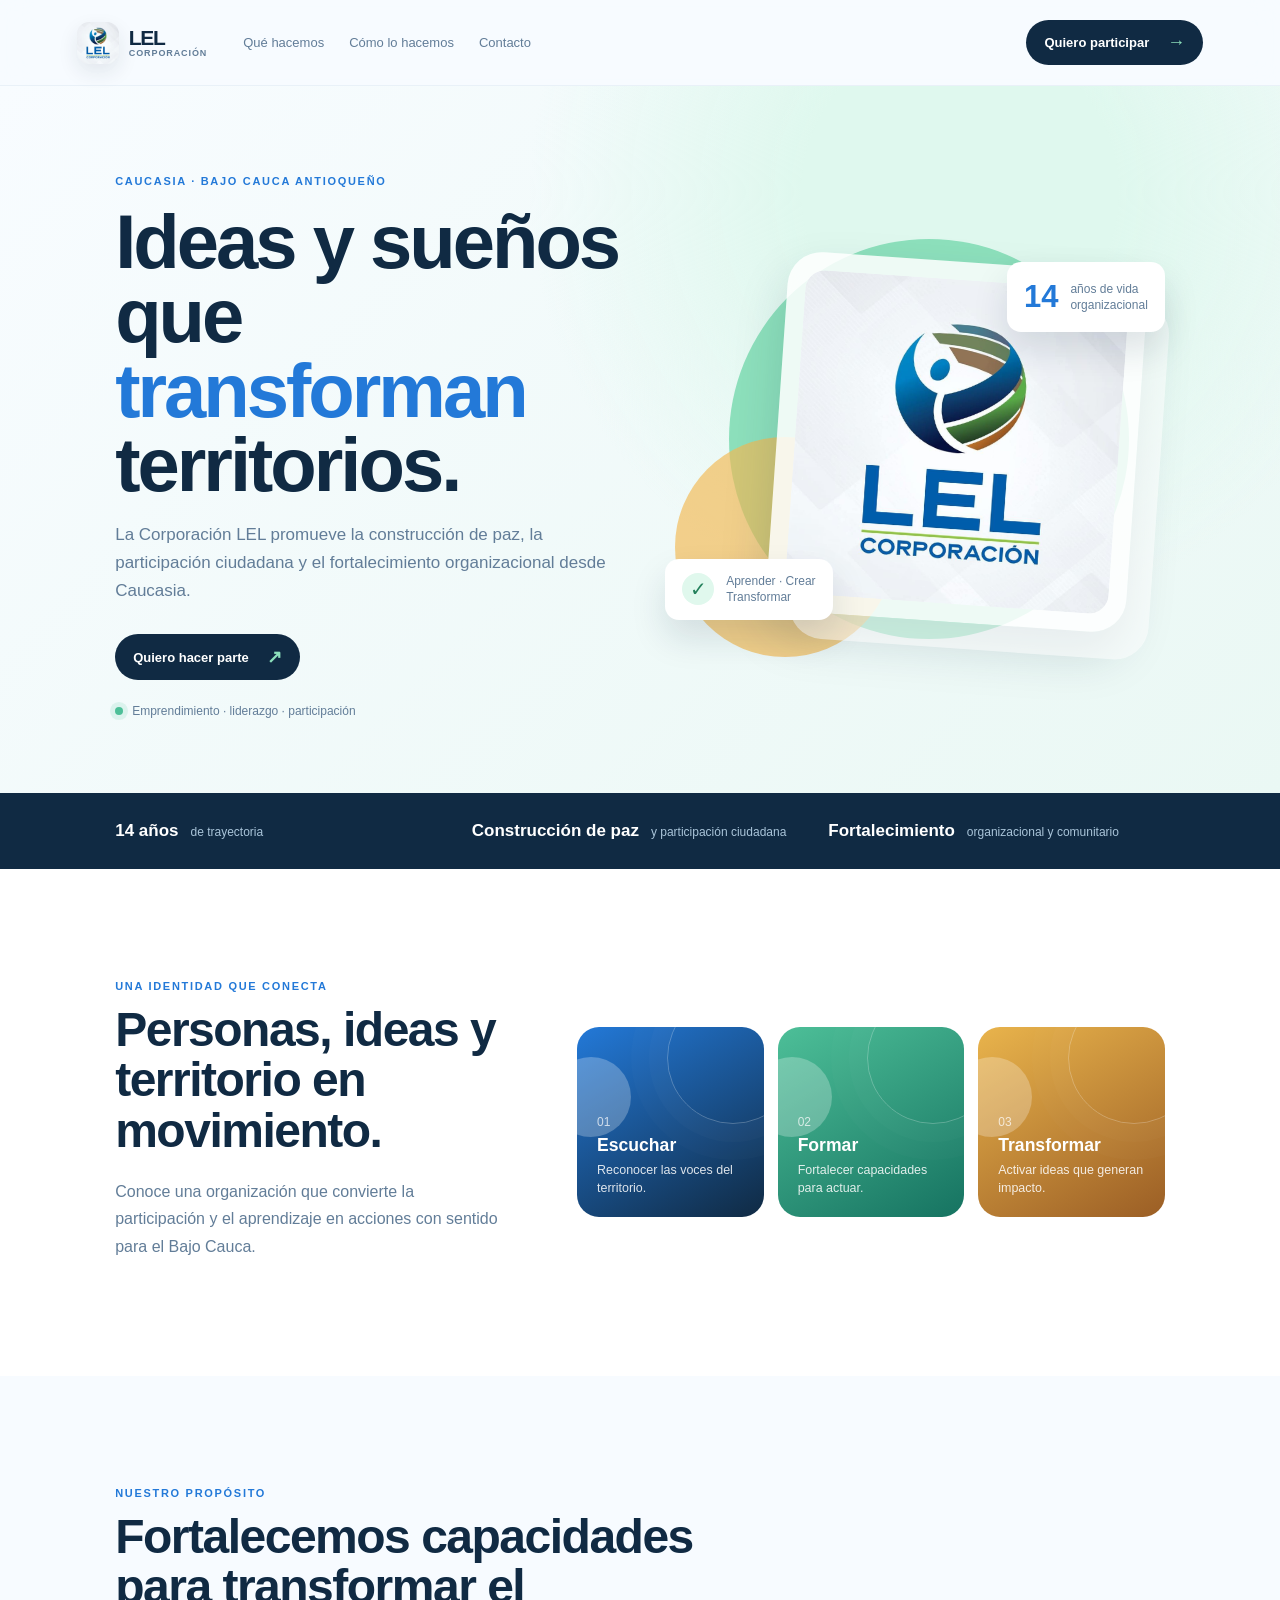
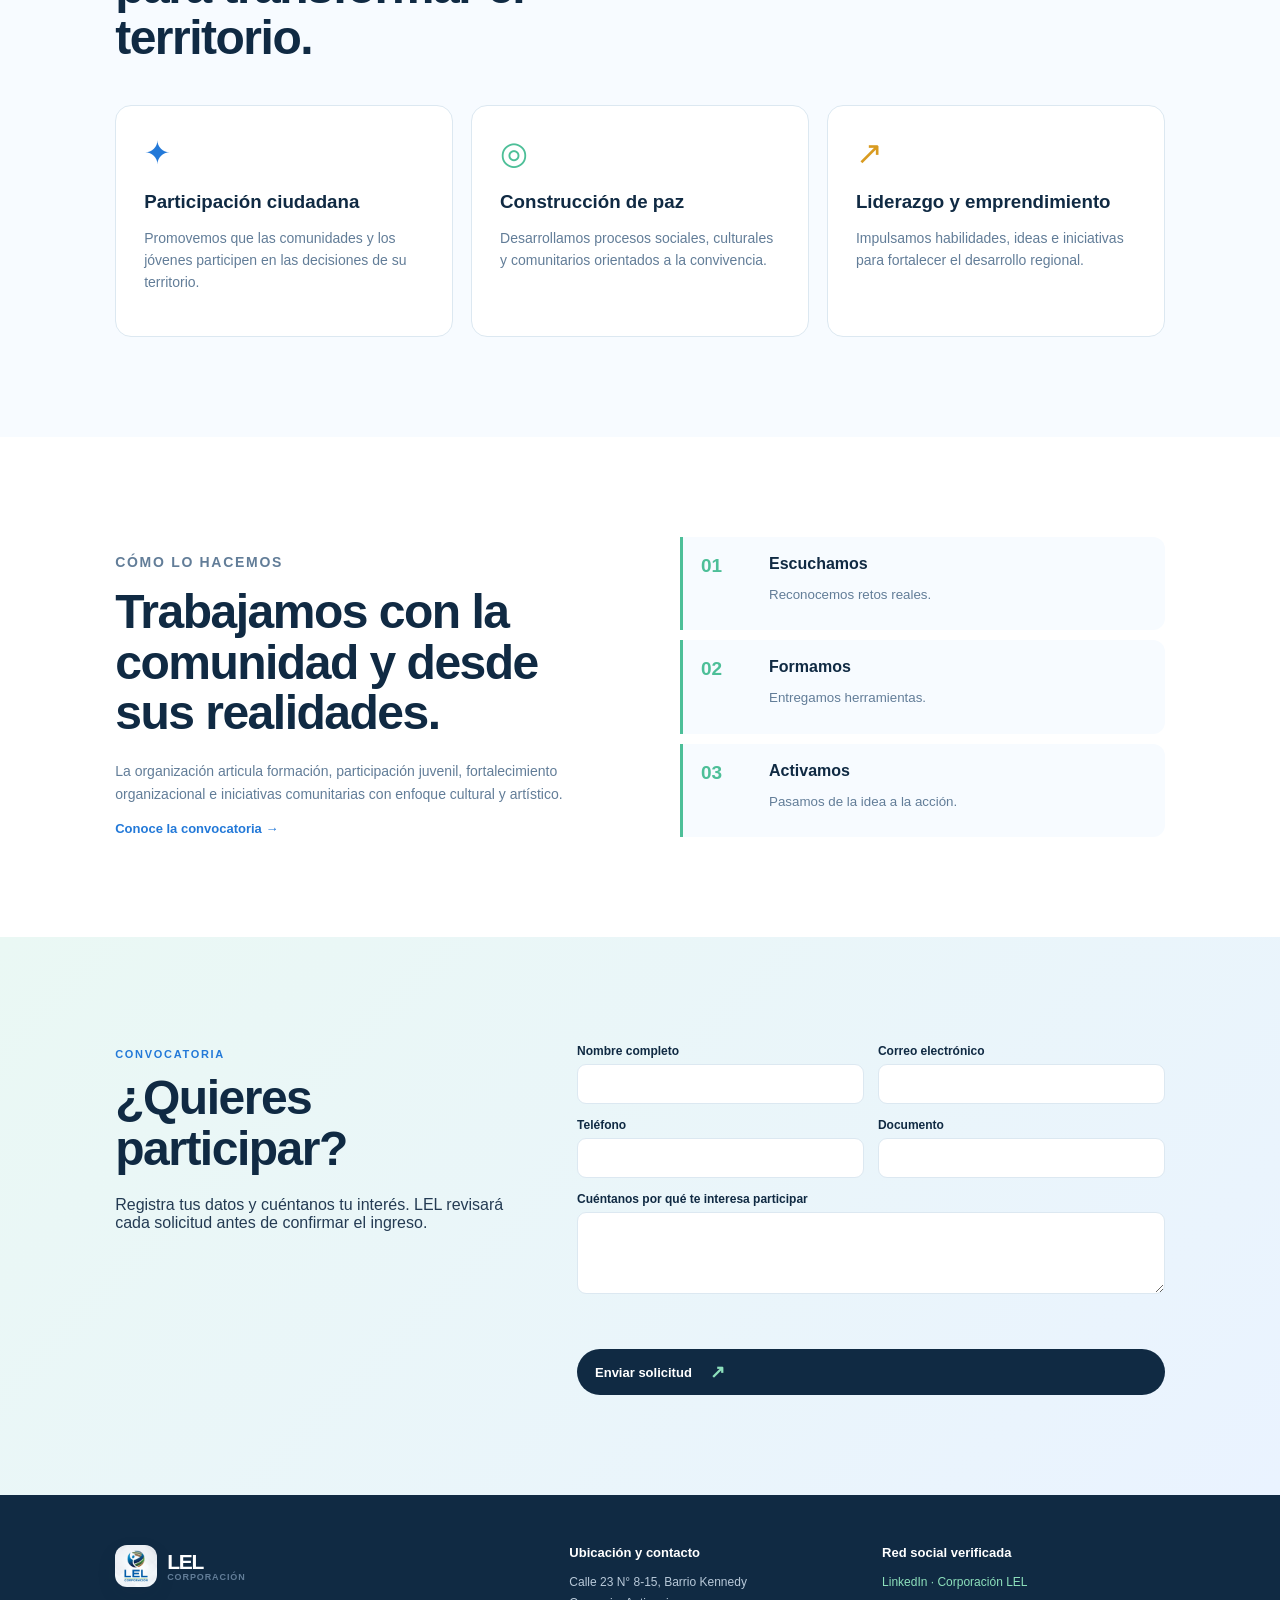
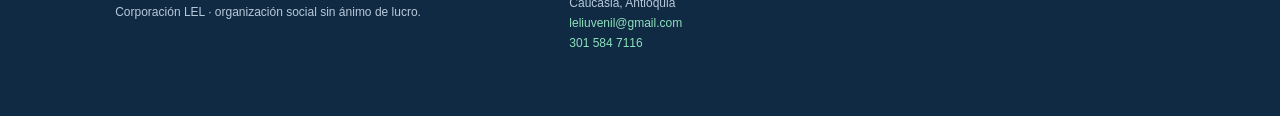
<file: index.html>
<!doctype html>
<html lang="es">
  <head>
    <meta charset="utf-8" />
    <meta name="viewport" content="width=device-width, initial-scale=1" />
    <meta name="color-scheme" content="light dark" />
    <meta name="keywords" content="Corporación LEL, Caucasia, Bajo Cauca, Antioquia, Colombia, participación ciudadana, construcción de paz, liderazgo, emprendimiento" />
    <meta name="author" content="Corporación LEL" />
    <meta name="copyright" content="Corporación LEL" />
    <meta name="language" content="es" />
    <meta name="distribution" content="global" />
    <meta name="revisit-after" content="7 days" />
    <meta name="generator" content="HTML5" />
    <link rel="canonical" href="https://corporacionlel.org/" />
    <link rel="icon" href="assets/logo-lel.jpg" type="image/jpeg" />
    <link rel="stylesheet" href="style.css" />
    <meta
      name="description"
      content="Corporación LEL, organización social sin ánimo de lucro en Caucasia."
    />
    <meta name="robots" content="index,follow" />
    <meta name="theme-color" content="#102a43" />
    <meta property="og:type" content="website" />
    <meta property="og:image" content="assets/logo-lel.jpg" />
    <meta
      property="og:title"
      content="Corporación LEL · Ideas que transforman territorios"
    />
    <meta
      property="og:description"
      content="Construcción de paz, participación ciudadana, liderazgo y emprendimiento desde Caucasia."
    />
    <title>Corporación LEL · Ideas que transforman territorios</title>
    <script type="application/ld+json">
      {
        "@context": "https://schema.org",
        "@type": "Organization",
        "name": "Corporación LEL",
        "alternateName": "Laboratorio de Emprendimiento y Liderazgo",
        "description": "Organización social sin ánimo de lucro que promueve la construcción de paz, la participación ciudadana y el fortalecimiento organizacional.",
        "address": {
          "@type": "PostalAddress",
          "streetAddress": "Calle 23 N° 8-15, Barrio Kennedy",
          "addressLocality": "Caucasia",
          "addressRegion": "Antioquia",
          "addressCountry": "CO"
        },
        "email": "leliuvenil@gmail.com",
        "telephone": "+57 301 584 7116",
        "sameAs": ["https://co.linkedin.com/company/corporaci%C3%B3n-lel"]
      }
    </script>
    <link rel="stylesheet" href="style.css" />
  </head>
  <body>
    <header class="header">
      <a class="brand" href="#inicio" aria-label="Corporación LEL, inicio">
        <img src="assets/logo-lel.jpg" alt="Logotipo de la Corporación LEL" />
        <span><strong>LEL</strong><small>Corporación</small></span>
      </a>
      <nav id="main-nav">
        <a href="#que-hacemos">Qué hacemos</a
        ><a href="#como-lo-hacemos">Cómo lo hacemos</a
        ><a href="#contacto">Contacto</a>
      </nav>
      <a class="header-cta" href="#inscripcion"
        >Quiero participar <span>→</span></a
      ><button class="menu" type="button" aria-controls="main-nav" aria-expanded="false">☰<span class="sr-only">Abrir menú</span></button>
    </header>
    <main>
      <section class="hero" id="inicio">
        <div class="hero-copy">
          <p class="eyebrow">Caucasia · Bajo Cauca antioqueño</p>
          <h1>Ideas y sueños que <em>transforman</em> territorios.</h1>
          <p class="lead">
            La Corporación LEL promueve la construcción de paz, la participación
            ciudadana y el fortalecimiento organizacional desde Caucasia.
          </p>
          <a class="primary" href="#inscripcion"
            >Quiero hacer parte <span>↗</span></a
          >
          <div class="hero-note">
            <span class="dot"></span
            ><span>Emprendimiento · liderazgo · participación</span>
          </div>
        </div>
        <div class="hero-art" aria-label="Identidad visual de la Corporación LEL">
          <div class="orb orb-one"></div>
          <div class="orb orb-two"></div>
          <div class="floating-card card-top">
            <b>14</b><span>años de vida<br />organizacional</span>
          </div>
          <div class="floating-card card-bottom">
            <span class="check">✓</span
            ><span>Aprender · Crear<br />Transformar</span>
          </div>
          <div class="logo-frame">
            <img src="assets/logo-lel.jpg" alt="Logo oficial de la Corporación LEL" />
          </div>
        </div>
      </section>
      <section class="impact-strip">
        <div><b>14 años</b><span>de trayectoria</span></div>
        <div>
          <b>Construcción de paz</b><span>y participación ciudadana</span>
        </div>
        <div>
          <b>Fortalecimiento</b><span>organizacional y comunitario</span>
        </div>
      </section>
      <section class="visual-intro section" aria-labelledby="visual-title">
        <div class="visual-copy">
          <p class="eyebrow">Una identidad que conecta</p>
          <h2 id="visual-title">Personas, ideas y territorio en movimiento.</h2>
          <p>Conoce una organización que convierte la participación y el aprendizaje en acciones con sentido para el Bajo Cauca.</p>
        </div>
        <div class="visual-grid" aria-label="Pilares visuales de LEL">
          <article class="visual-card visual-blue"><span>01</span><strong>Escuchar</strong><small>Reconocer las voces del territorio.</small></article>
          <article class="visual-card visual-green"><span>02</span><strong>Formar</strong><small>Fortalecer capacidades para actuar.</small></article>
          <article class="visual-card visual-gold"><span>03</span><strong>Transformar</strong><small>Activar ideas que generan impacto.</small></article>
        </div>
      </section>
      <section class="section" id="que-hacemos">
        <div class="section-heading">
          <p class="eyebrow">Nuestro propósito</p>
          <h2>Fortalecemos capacidades para transformar el territorio.</h2>
        </div>
        <div class="cards">
          <article>
            <div class="icon">✦</div>
            <h3>Participación ciudadana</h3>
            <p>
              Promovemos que las comunidades y los jóvenes participen en las
              decisiones de su territorio.
            </p>
          </article>
          <article>
            <div class="icon green">◎</div>
            <h3>Construcción de paz</h3>
            <p>
              Desarrollamos procesos sociales, culturales y comunitarios
              orientados a la convivencia.
            </p>
          </article>
          <article>
            <div class="icon gold">↗</div>
            <h3>Liderazgo y emprendimiento</h3>
            <p>
              Impulsamos habilidades, ideas e iniciativas para fortalecer el
              desarrollo regional.
            </p>
          </article>
        </div>
      </section>
      <section class="process section" id="como-lo-hacemos">
        <div class="process-copy">
          <p class="eyebrow">Cómo lo hacemos</p>
          <h2>Trabajamos con la comunidad y desde sus realidades.</h2>
          <p>
            La organización articula formación, participación juvenil,
            fortalecimiento organizacional e iniciativas comunitarias con
            enfoque cultural y artístico.
          </p>
          <a class="text-link" href="#inscripcion"
            >Conoce la convocatoria <span>→</span></a
          >
        </div>
        <div class="steps">
          <div>
            <b>01</b><span>Escuchamos</span
            ><small>Reconocemos retos reales.</small>
          </div>
          <div>
            <b>02</b><span>Formamos</span
            ><small>Entregamos herramientas.</small>
          </div>
          <div>
            <b>03</b><span>Activamos</span
            ><small>Pasamos de la idea a la acción.</small>
          </div>
        </div>
      </section>
      <section class="signup section" id="inscripcion">
        <div>
          <p class="eyebrow">Convocatoria</p>
          <h2>¿Quieres participar?</h2>
          <p>
            Registra tus datos y cuéntanos tu interés. LEL revisará cada
            solicitud antes de confirmar el ingreso.
          </p>
        </div>
        <form id="registration-form">
          <label
            >Nombre completo<input
              name="name"
              required
              maxlength="120" /></label
          ><label
            >Correo electrónico<input
              name="email"
              type="email"
              required
              maxlength="180" /></label
          ><label>Teléfono<input name="phone" maxlength="40" /></label
          ><label>Documento<input name="document" maxlength="40" /></label
          ><label
            >Cuéntanos por qué te interesa participar<textarea
              name="motivation"
              required
              maxlength="500"
              rows="4"
            ></textarea>
          </label>
          <p id="form-message" class="message"></p>
          <button class="primary" type="submit">
            Enviar solicitud <span>↗</span>
          </button>
        </form>
      </section>
    </main>
    <footer id="contacto">
      <div>
        <a class="brand footer-brand" href="#inicio" aria-label="Corporación LEL, inicio">
          <img src="assets/logo-lel.jpg" alt="Logotipo de la Corporación LEL" />
          <span><strong>LEL</strong><small>Corporación</small></span>
        </a>
        <p>Corporación LEL · organización social sin ánimo de lucro.</p>
      </div>
      <div>
        <b>Ubicación y contacto</b>
        <p>
          Calle 23 N° 8-15, Barrio Kennedy<br />Caucasia, Antioquia<br /><a
            href="mailto:leliuvenil@gmail.com"
            >leliuvenil@gmail.com</a
          ><br /><a href="tel:+573015847116">301 584 7116</a>
        </p>
      </div>
      <div>
        <b>Red social verificada</b>
        <p>
          <a
            href="https://co.linkedin.com/company/corporaci%C3%B3n-lel"
            target="_blank"
            rel="noopener"
            >LinkedIn · Corporación LEL</a
          >
        </p>
      </div>
    </footer>
    <script src="script.js"></script>
  </body>
</html>
</file>
<file: style.css>
:root {
  --navy: #102a43;
  --blue: #2379d8;
  --mint: #4dbf98;
  --gold: #f4bb55;
  --ink: #243b53;
  --muted: #627d98;
  --paper: #f7fbff;
  --line: #dce8f1;
  --surface: #ffffff;
}
* {
  box-sizing: border-box;
}
html {
  scroll-behavior: smooth;
}
body {
  margin: 0;
  color: var(--ink);
  font-family:
    Inter,
    Segoe UI,
    Arial,
    sans-serif;
  background: var(--paper);
  transition: background-color .3s ease, color .3s ease;
}
a {
  color: inherit;
  text-decoration: none;
}
.header {
  position: sticky;
  top: 0;
  z-index: 5;
  display: flex;
  align-items: center;
  gap: 36px;
  padding: 20px clamp(22px, 6vw, 90px);
  background: #f7fbffe8;
  background: color-mix(in srgb, var(--paper) 90%, transparent);
  backdrop-filter: blur(16px);
  border-bottom: 1px solid #dce8f180;
}
.brand { display: inline-flex; align-items: center; gap: 10px; min-width: 122px; }
.brand img { width: 42px; height: 42px; border-radius: 12px; object-fit: cover; background: #fff; box-shadow: 0 8px 20px #102a4318; }
.brand span { display: grid; gap: 1px; line-height: 1; }
.brand strong { color: var(--navy); font-size: 21px; letter-spacing: -.06em; }
.brand small { color: var(--muted); font-size: 9px; font-weight: 800; letter-spacing: .1em; text-transform: uppercase; }
.logo {
  font-size: 26px;
  font-weight: 900;
  letter-spacing: -1px;
  color: var(--navy);
}
.logo span {
  color: var(--mint);
}
nav {
  display: flex;
  gap: 25px;
  margin-right: auto;
  color: var(--muted);
  font-size: 13px;
}
nav a:hover,
.text-link:hover {
  color: var(--blue);
}
.header-cta,
.primary {
  display: inline-flex;
  align-items: center;
  gap: 18px;
  border: 0;
  border-radius: 999px;
  padding: 12px 18px;
  background: var(--navy);
  color: #fff;
  font-weight: 700;
  font-size: 13px;
  cursor: pointer;
}
.header-cta span,
.primary span {
  font-size: 18px;
  color: #8de0bc;
}
.menu {
  display: none;
  border: 0;
  background: none;
  font-size: 22px;
}
.hero {
  min-height: 650px;
  display: grid;
  grid-template-columns: 1fr 1fr;
  align-items: center;
  gap: 30px;
  padding: 78px clamp(22px, 9vw, 140px) 75px;
  overflow: hidden;
  background: radial-gradient(circle at 75% 15%, #dff8ee 0 14%, transparent 38%), linear-gradient(135deg, #f8fcff, #eaf8f4);
}
.eyebrow {
  text-transform: uppercase;
  letter-spacing: 1.7px;
  font-size: 11px;
  font-weight: 800;
  color: var(--blue);
}
h1 {
  max-width: 650px;
  margin: 18px 0;
  font-size: clamp(43px, 6vw, 76px);
  line-height: 0.98;
  letter-spacing: -3px;
  color: var(--navy);
}
h1 em {
  font-style: normal;
  color: var(--blue);
}
h2 {
  font-size: clamp(30px, 4vw, 48px);
  line-height: 1.05;
  letter-spacing: -1.5px;
  color: var(--navy);
  margin: 13px 0 22px;
}
.lead {
  max-width: 520px;
  color: var(--muted);
  line-height: 1.65;
  font-size: 17px;
  margin-bottom: 29px;
}
.hero-note {
  display: flex;
  align-items: center;
  gap: 9px;
  color: var(--muted);
  font-size: 12px;
  margin-top: 24px;
}
.dot {
  height: 8px;
  width: 8px;
  border-radius: 50%;
  background: var(--mint);
  box-shadow: 0 0 0 5px #4dbf9825;
}
.hero-art {
  position: relative;
  height: 470px;
}
.orb {
  position: absolute;
  border-radius: 50%;
}
.orb-one {
  width: 400px;
  height: 400px;
  right: 7%;
  top: 7%;
  background: #8de0bc;
}
.orb-two {
  width: 220px;
  height: 220px;
  left: 4%;
  bottom: 4%;
  background: #f4bb55aa;
}
.logo-frame {
  position: absolute;
  width: min(360px, 72%);
  aspect-ratio: 1;
  left: 24%;
  top: 12%;
  padding: 18px;
  border-radius: 34px;
  background: #ffffffd9;
  box-shadow: 24px 26px 0 #ffffff88, 0 24px 50px #102a4326;
  display: grid;
  place-items: center;
  transform: rotate(4deg);
  overflow: hidden;
}
.logo-frame img { width: 100%; height: 100%; object-fit: cover; border-radius: 20px; }
.floating-card {
  position: absolute;
  z-index: 2;
  display: flex;
  align-items: center;
  gap: 12px;
  background: #fff;
  border-radius: 14px;
  padding: 14px 17px;
  box-shadow: 0 18px 35px #102a4320;
  font-size: 12px;
  color: var(--muted);
  line-height: 1.35;
}
.card-top {
  top: 12%;
  right: 0;
}
.card-top b {
  font-size: 31px;
  color: var(--blue);
}
.card-bottom {
  left: 2%;
  bottom: 12%;
}
.check {
  display: grid;
  place-items: center;
  height: 32px;
  width: 32px;
  border-radius: 50%;
  background: #e0f8ed;
  color: #23805b;
  font-size: 20px;
}
.impact-strip {
  display: grid;
  grid-template-columns: repeat(3, 1fr);
  gap: 20px;
  padding: 28px clamp(22px, 9vw, 140px);
  background: var(--navy);
  color: #fff;
}
.impact-strip div {
  display: flex;
  gap: 12px;
  align-items: baseline;
}
.impact-strip b {
  font-size: 17px;
}
.impact-strip span {
  color: #a9c4d9;
  font-size: 12px;
}
.section {
  padding: 100px clamp(22px, 9vw, 140px);
}
.visual-intro { display: grid; grid-template-columns: .8fr 1.2fr; gap: 70px; align-items: center; background: var(--surface); }
.visual-copy > p:last-child { max-width: 430px; color: var(--muted); line-height: 1.7; }
.visual-grid { display: grid; grid-template-columns: repeat(3, 1fr); gap: 14px; }
.visual-card { min-height: 190px; display: flex; flex-direction: column; justify-content: flex-end; gap: 6px; padding: 20px; border-radius: 22px; color: #fff; overflow: hidden; position: relative; isolation: isolate; }
.visual-card::before, .visual-card::after { content: ""; position: absolute; border-radius: 50%; z-index: -1; opacity: .25; }
.visual-card::before { width: 130px; height: 130px; right: -35px; top: -35px; border: 1px solid #fff; box-shadow: 0 0 0 18px #ffffff12, 0 0 0 36px #ffffff10; }
.visual-card::after { width: 80px; height: 80px; left: -26px; top: 30px; background: #fff; }
.visual-blue { background: linear-gradient(150deg, #2379d8, #102a43); }
.visual-green { background: linear-gradient(150deg, #4dbf98, #167361); }
.visual-gold { background: linear-gradient(150deg, #e9b44c, #9b5e25); }
.visual-card span { font-size: .75rem; opacity: .72; }
.visual-card strong { font-size: 1.1rem; }
.visual-card small { font-size: .78rem; line-height: 1.4; opacity: .86; }
.section-heading {
  max-width: 600px;
}
.cards {
  display: grid;
  grid-template-columns: repeat(3, 1fr);
  gap: 18px;
  margin-top: 42px;
}
.cards article {
  background: #fff;
  padding: 28px;
  border: 1px solid var(--line);
  border-radius: 16px;
  transition: 0.25s;
}
.cards article:hover {
  transform: translateY(-7px);
  box-shadow: 0 18px 35px #102a4312;
}
.icon {
  color: var(--blue);
  font-size: 32px;
}
.icon.green {
  color: var(--mint);
}
.icon.gold {
  color: #d99b20;
}
.cards h3 {
  color: var(--navy);
  margin-bottom: 8px;
}
.cards p,
.process p {
  color: var(--muted);
  font-size: 14px;
  line-height: 1.6;
}
.process {
  display: grid;
  grid-template-columns: 1fr 1fr;
  gap: 80px;
  background: #fff;
}
.text-link {
  color: var(--blue);
  font-weight: 800;
  font-size: 13px;
}
.steps {
  display: grid;
  gap: 10px;
}
.steps div {
  display: grid;
  grid-template-columns: 54px 1fr;
  column-gap: 14px;
  padding: 18px;
  border-left: 3px solid var(--mint);
  background: var(--paper);
  border-radius: 0 12px 12px 0;
}
.steps b {
  grid-row: span 2;
  color: var(--mint);
  font-size: 19px;
}
.steps span {
  font-weight: 800;
  color: var(--navy);
}
.steps small {
  color: var(--muted);
  margin-top: 4px;
}
.signup {
  display: grid;
  grid-template-columns: 0.8fr 1.2fr;
  gap: 70px;
  background: linear-gradient(135deg, #eaf8f4, #eaf3ff);
}
.signup form {
  display: grid;
  grid-template-columns: 1fr 1fr;
  gap: 0 14px;
}
.signup label:last-of-type,
.signup .message,
.signup button {
  grid-column: 1/-1;
}
label {
  display: block;
  font-size: 12px;
  font-weight: 800;
  color: var(--navy);
  margin: 7px 0;
}
input,
textarea {
  display: block;
  width: 100%;
  font: inherit;
  font-weight: 400;
  margin-top: 6px;
  padding: 12px;
  border: 1px solid var(--line);
  border-radius: 9px;
  color: var(--ink);
  background: #fff;
}
textarea {
  resize: vertical;
}
.message {
  min-height: 22px;
  color: #23805b;
  font-size: 13px;
}
.message.error {
  color: #c0392b;
}
footer {
  display: grid;
  grid-template-columns: 1.5fr 1fr 1fr;
  gap: 30px;
  padding: 50px clamp(22px, 9vw, 140px);
  background: var(--navy);
  color: #fff;
  font-size: 13px;
}
footer .logo {
  color: #fff;
}
.footer-brand strong { color: #fff; }
footer p {
  color: #b8c9d9;
  line-height: 1.7;
  font-size: 12px;
}
footer a {
  color: #8de0bc;
}
.muted {
  color: #9db5c8 !important;
}
.sr-only { position: absolute; width: 1px; height: 1px; padding: 0; margin: -1px; overflow: hidden; clip: rect(0, 0, 0, 0); white-space: nowrap; border: 0; }
.reveal { opacity: 0; transform: translateY(18px); transition: opacity .65s ease, transform .65s ease; }
.reveal.is-visible { opacity: 1; transform: none; }
@media (prefers-color-scheme: dark) {
  :root { --paper: #0d1824; --surface: #142536; --ink: #e8f1f7; --muted: #a9bfd0; --line: #2b4052; --navy: #102a43; }
  .header { background: #0d1824e8; border-color: #ffffff18; }
  .brand strong, h1, h2, .cards h3, .steps span, label { color: #eaf4fa; }
  .brand img, .logo-frame { background: #ffffff; }
  .hero { background: radial-gradient(circle at 75% 15%, #164f50 0 14%, transparent 38%), linear-gradient(135deg, #0d1824, #102d35); }
  .process { background: var(--surface); }
  .cards article, input, textarea { background: #1a2c3d; color: #e8f1f7; border-color: #365066; }
  .signup { background: linear-gradient(135deg, #153b3b, #142d48); }
  .muted { color: #a9bfd0 !important; }
}
@media (max-width: 800px) {
  nav { display: none; position: absolute; top: 76px; left: 18px; right: 18px; padding: 14px; border: 1px solid var(--line); border-radius: 16px; background: var(--surface); box-shadow: 0 18px 35px #102a4320; }
  nav.is-open { display: grid; gap: 4px; }
  nav a { padding: 12px; border-radius: 10px; }
  .header-cta {
    margin-left: auto;
  }
  .menu {
    display: block;
    color: var(--navy);
  }
  .hero,
  .process,
  .signup {
    grid-template-columns: 1fr;
  }
  .hero-art {
    height: 360px;
  }
  .logo-frame { left: 20%; width: 280px; }
  .visual-intro { grid-template-columns: 1fr; gap: 32px; }
  .visual-grid { grid-template-columns: 1fr; }
  .visual-card { min-height: 145px; }
  .impact-strip,
  .cards,
  footer {
    grid-template-columns: 1fr;
  }
  .signup form {
    grid-template-columns: 1fr;
  }
  .signup label:last-of-type,
  .signup .message,
  .signup button {
    grid-column: auto;
  }
}
@media (max-width: 430px) {
  .header { gap: 12px; padding-inline: 16px; }
  .brand { min-width: auto; }
  .brand small { display: none; }
  .header-cta { padding: 10px 12px; font-size: 11px; }
  .hero { padding-top: 56px; }
  .floating-card { transform: scale(.86); }
  .card-top { right: -18px; }
  .card-bottom { left: -18px; }
}
</file>
